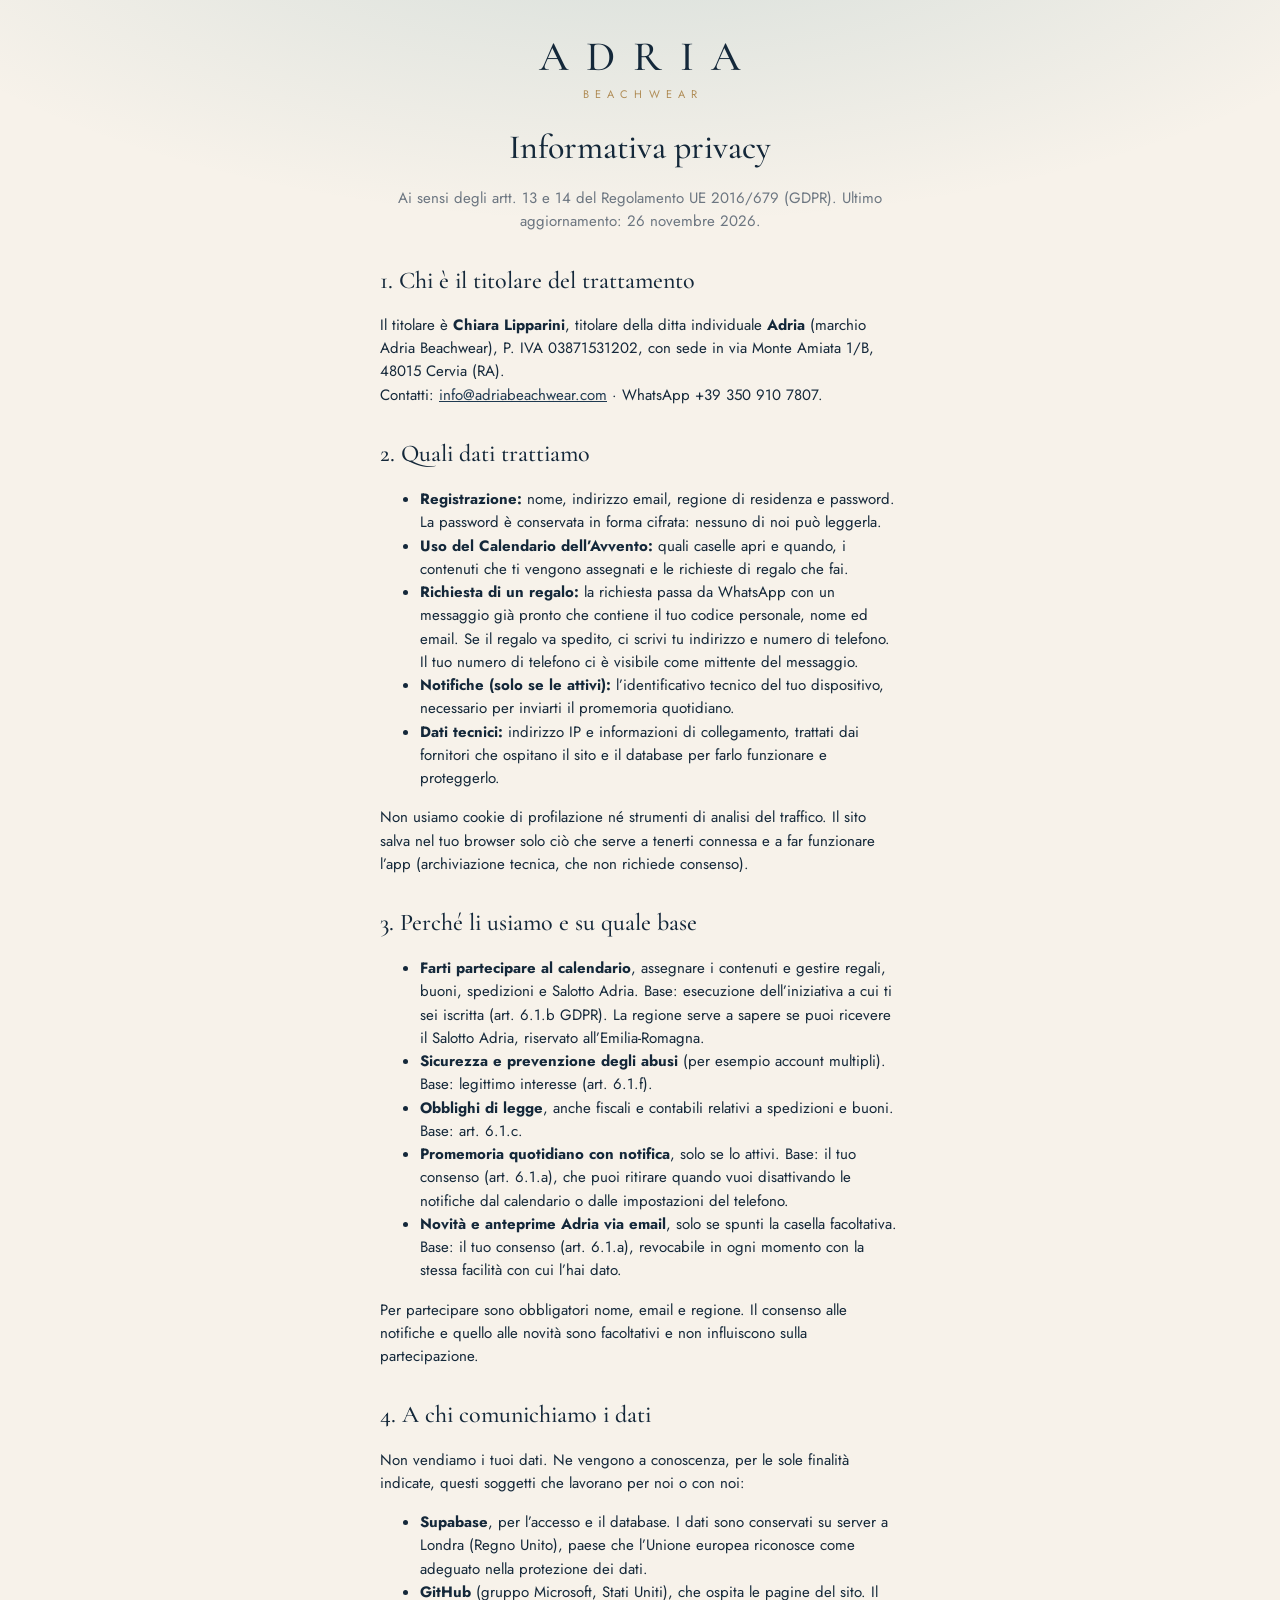
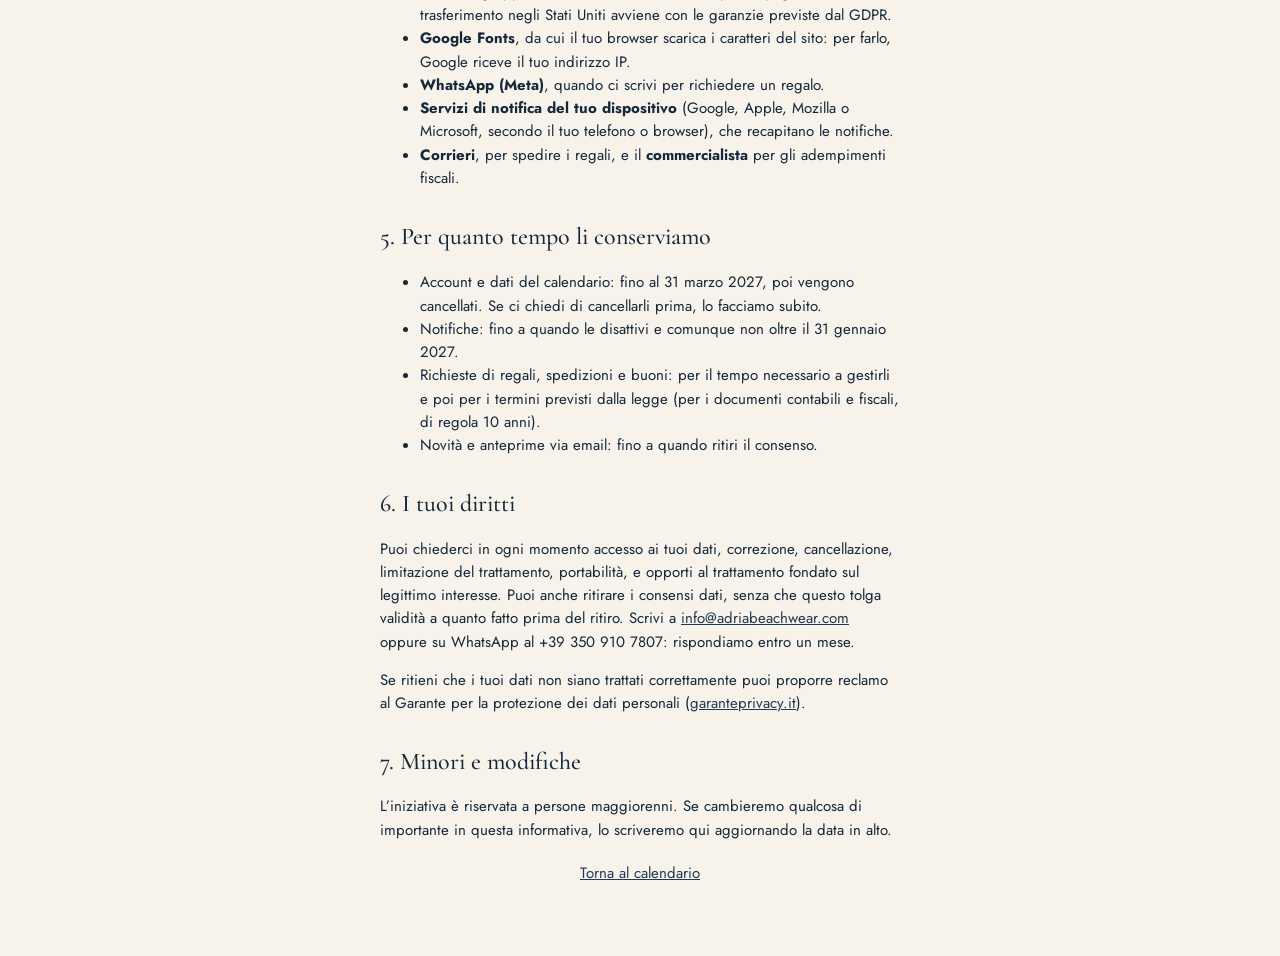
<file: privacy.html>
<!doctype html><html lang="it"><head><meta charset="utf-8"><meta name="viewport" content="width=device-width,initial-scale=1"><meta name="theme-color" content="#581223"><link rel="manifest" href="manifest.webmanifest"><link rel="icon" type="image/png" sizes="32x32" href="favicon-32.png"><link rel="apple-touch-icon" href="apple-touch-icon.png"><link rel="preconnect" href="https://fonts.googleapis.com"><link rel="preconnect" href="https://fonts.gstatic.com" crossorigin><link href="https://fonts.googleapis.com/css2?family=Cormorant+Garamond:ital,wght@0,400;0,500;1,400&family=Jost:wght@300;400;500&display=swap" rel="stylesheet"><link rel="stylesheet" href="style.css"><title>Informativa privacy · Adria Beachwear</title></head><body>
<main class="wrap doc">
<div class="brand"><div class="name">ADRIA</div><div class="sub">Beachwear</div></div>
<h1>Informativa privacy</h1>
<p class="fine">Ai sensi degli artt. 13 e 14 del Regolamento UE 2016/679 (GDPR). Ultimo aggiornamento: 26 novembre 2026.</p>

<h2>1. Chi è il titolare del trattamento</h2>
<p>Il titolare è <b>Chiara Lipparini</b>, titolare della ditta individuale <b>Adria</b> (marchio Adria Beachwear), P. IVA 03871531202, con sede in via Monte Amiata 1/B, 48015 Cervia (RA).<br>Contatti: <a href="mailto:info@adriabeachwear.com">info@adriabeachwear.com</a> · WhatsApp +39 350 910 7807.</p>

<h2>2. Quali dati trattiamo</h2>
<ul>
<li><b>Registrazione:</b> nome, indirizzo email, regione di residenza e password. La password è conservata in forma cifrata: nessuno di noi può leggerla.</li>
<li><b>Uso del Calendario dell’Avvento:</b> quali caselle apri e quando, i contenuti che ti vengono assegnati e le richieste di regalo che fai.</li>
<li><b>Richiesta di un regalo:</b> la richiesta passa da WhatsApp con un messaggio già pronto che contiene il tuo codice personale, nome ed email. Se il regalo va spedito, ci scrivi tu indirizzo e numero di telefono. Il tuo numero di telefono ci è visibile come mittente del messaggio.</li>
<li><b>Notifiche (solo se le attivi):</b> l’identificativo tecnico del tuo dispositivo, necessario per inviarti il promemoria quotidiano.</li>
<li><b>Dati tecnici:</b> indirizzo IP e informazioni di collegamento, trattati dai fornitori che ospitano il sito e il database per farlo funzionare e proteggerlo.</li>
</ul>
<p>Non usiamo cookie di profilazione né strumenti di analisi del traffico. Il sito salva nel tuo browser solo ciò che serve a tenerti connessa e a far funzionare l’app (archiviazione tecnica, che non richiede consenso).</p>

<h2>3. Perché li usiamo e su quale base</h2>
<ul>
<li><b>Farti partecipare al calendario</b>, assegnare i contenuti e gestire regali, buoni, spedizioni e Salotto Adria. Base: esecuzione dell’iniziativa a cui ti sei iscritta (art. 6.1.b GDPR). La regione serve a sapere se puoi ricevere il Salotto Adria, riservato all’Emilia-Romagna.</li>
<li><b>Sicurezza e prevenzione degli abusi</b> (per esempio account multipli). Base: legittimo interesse (art. 6.1.f).</li>
<li><b>Obblighi di legge</b>, anche fiscali e contabili relativi a spedizioni e buoni. Base: art. 6.1.c.</li>
<li><b>Promemoria quotidiano con notifica</b>, solo se lo attivi. Base: il tuo consenso (art. 6.1.a), che puoi ritirare quando vuoi disattivando le notifiche dal calendario o dalle impostazioni del telefono.</li>
<li><b>Novità e anteprime Adria via email</b>, solo se spunti la casella facoltativa. Base: il tuo consenso (art. 6.1.a), revocabile in ogni momento con la stessa facilità con cui l’hai dato.</li>
</ul>
<p>Per partecipare sono obbligatori nome, email e regione. Il consenso alle notifiche e quello alle novità sono facoltativi e non influiscono sulla partecipazione.</p>

<h2>4. A chi comunichiamo i dati</h2>
<p>Non vendiamo i tuoi dati. Ne vengono a conoscenza, per le sole finalità indicate, questi soggetti che lavorano per noi o con noi:</p>
<ul>
<li><b>Supabase</b>, per l’accesso e il database. I dati sono conservati su server a Londra (Regno Unito), paese che l’Unione europea riconosce come adeguato nella protezione dei dati.</li>
<li><b>GitHub</b> (gruppo Microsoft, Stati Uniti), che ospita le pagine del sito. Il trasferimento negli Stati Uniti avviene con le garanzie previste dal GDPR.</li>
<li><b>Google Fonts</b>, da cui il tuo browser scarica i caratteri del sito: per farlo, Google riceve il tuo indirizzo IP.</li>
<li><b>WhatsApp (Meta)</b>, quando ci scrivi per richiedere un regalo.</li>
<li><b>Servizi di notifica del tuo dispositivo</b> (Google, Apple, Mozilla o Microsoft, secondo il tuo telefono o browser), che recapitano le notifiche.</li>
<li><b>Corrieri</b>, per spedire i regali, e il <b>commercialista</b> per gli adempimenti fiscali.</li>
</ul>

<h2>5. Per quanto tempo li conserviamo</h2>
<ul>
<li>Account e dati del calendario: fino al 31 marzo 2027, poi vengono cancellati. Se ci chiedi di cancellarli prima, lo facciamo subito.</li>
<li>Notifiche: fino a quando le disattivi e comunque non oltre il 31 gennaio 2027.</li>
<li>Richieste di regali, spedizioni e buoni: per il tempo necessario a gestirli e poi per i termini previsti dalla legge (per i documenti contabili e fiscali, di regola 10 anni).</li>
<li>Novità e anteprime via email: fino a quando ritiri il consenso.</li>
</ul>

<h2>6. I tuoi diritti</h2>
<p>Puoi chiederci in ogni momento accesso ai tuoi dati, correzione, cancellazione, limitazione del trattamento, portabilità, e opporti al trattamento fondato sul legittimo interesse. Puoi anche ritirare i consensi dati, senza che questo tolga validità a quanto fatto prima del ritiro. Scrivi a <a href="mailto:info@adriabeachwear.com">info@adriabeachwear.com</a> oppure su WhatsApp al +39 350 910 7807: rispondiamo entro un mese.</p>
<p>Se ritieni che i tuoi dati non siano trattati correttamente puoi proporre reclamo al Garante per la protezione dei dati personali (<a href="https://www.garanteprivacy.it" target="_blank" rel="noopener">garanteprivacy.it</a>).</p>

<h2>7. Minori e modifiche</h2>
<p>L’iniziativa è riservata a persone maggiorenni. Se cambieremo qualcosa di importante in questa informativa, lo scriveremo qui aggiornando la data in alto.</p>
<p class="fine"><a href="index.html">Torna al calendario</a></p>
</main></body></html>
</file>
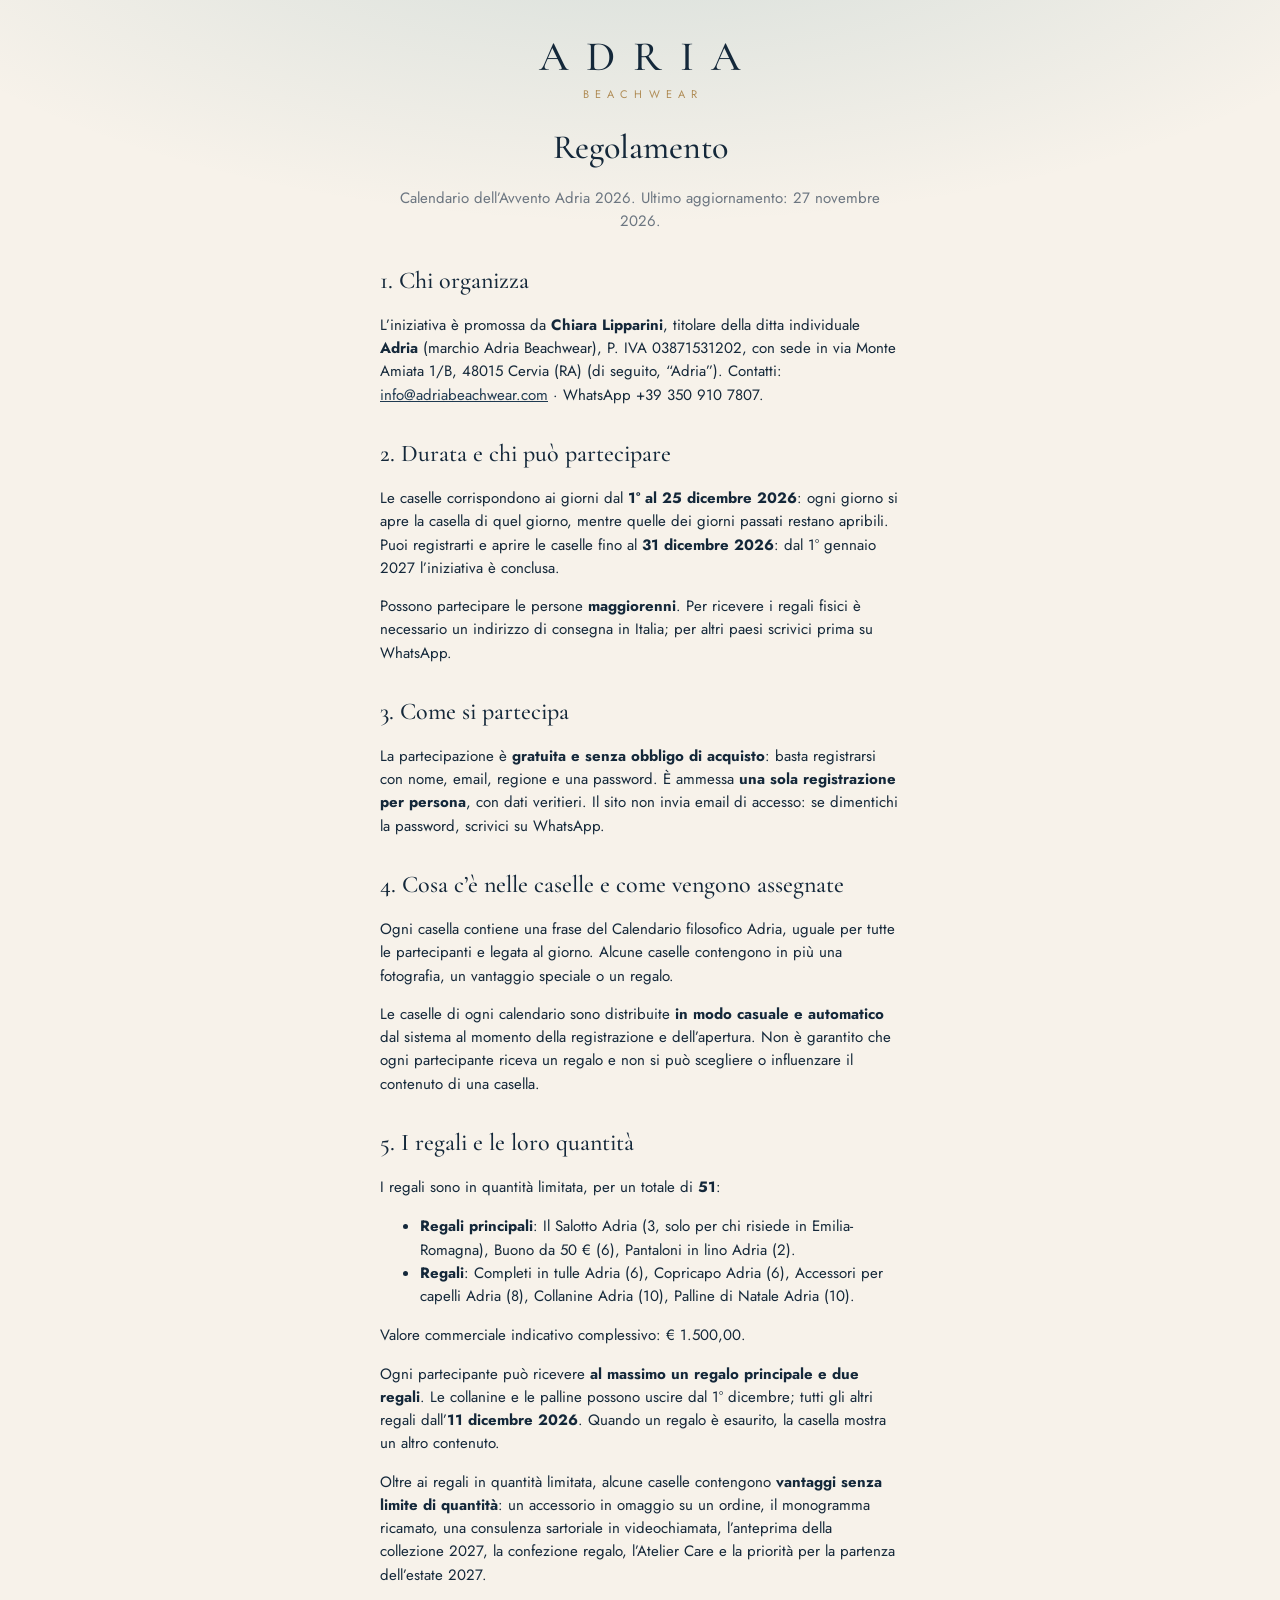
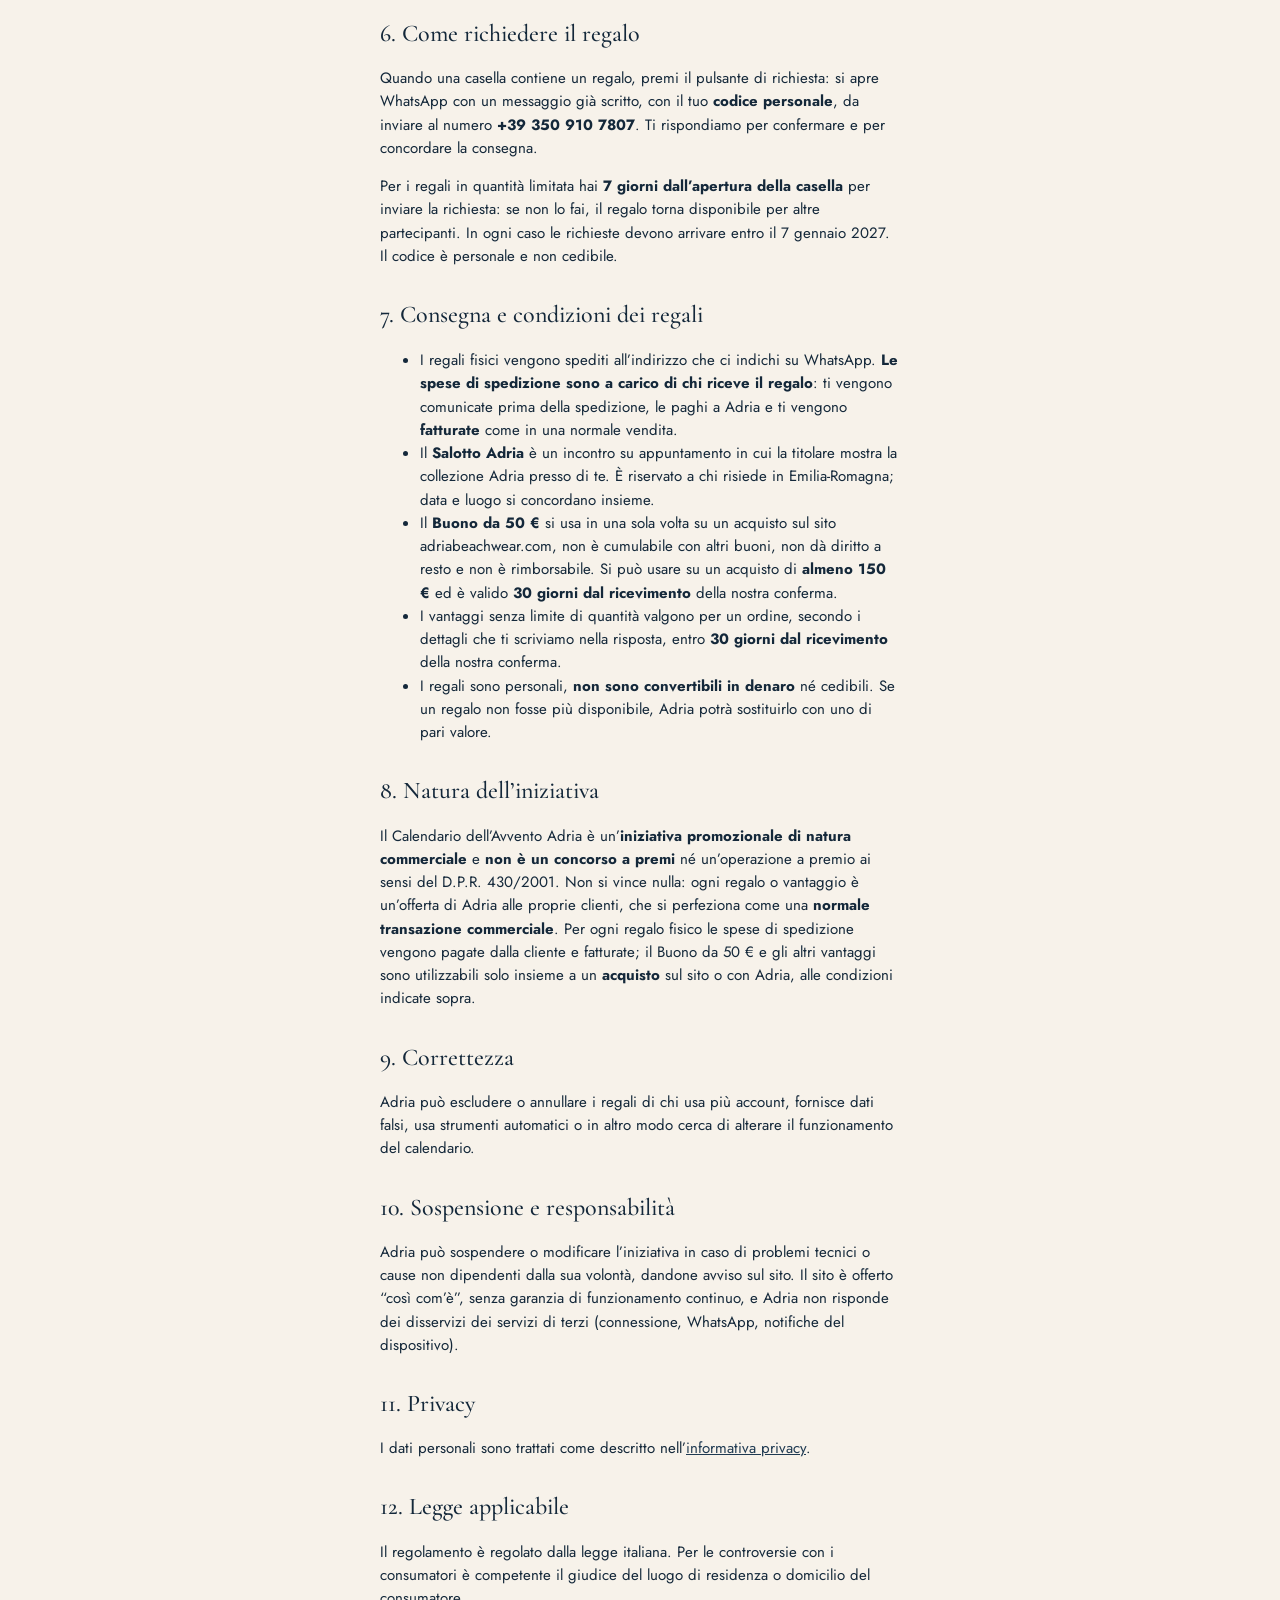
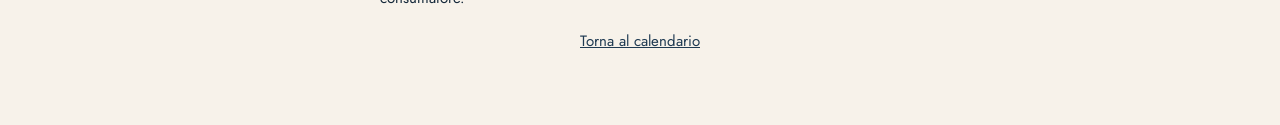
<file: regolamento.html>
<!doctype html><html lang="it"><head><meta charset="utf-8"><meta name="viewport" content="width=device-width,initial-scale=1"><meta name="theme-color" content="#581223"><link rel="manifest" href="manifest.webmanifest"><link rel="icon" type="image/png" sizes="32x32" href="favicon-32.png"><link rel="apple-touch-icon" href="apple-touch-icon.png"><link rel="preconnect" href="https://fonts.googleapis.com"><link rel="preconnect" href="https://fonts.gstatic.com" crossorigin><link href="https://fonts.googleapis.com/css2?family=Cormorant+Garamond:ital,wght@0,400;0,500;1,400&family=Jost:wght@300;400;500&display=swap" rel="stylesheet"><link rel="stylesheet" href="style.css"><title>Regolamento · Adria Beachwear</title></head><body>
<main class="wrap doc">
<div class="brand"><div class="name">ADRIA</div><div class="sub">Beachwear</div></div>
<h1>Regolamento</h1>
<p class="fine">Calendario dell’Avvento Adria 2026. Ultimo aggiornamento: 27 novembre 2026.</p>

<h2>1. Chi organizza</h2>
<p>L’iniziativa è promossa da <b>Chiara Lipparini</b>, titolare della ditta individuale <b>Adria</b> (marchio Adria Beachwear), P. IVA 03871531202, con sede in via Monte Amiata 1/B, 48015 Cervia (RA) (di seguito, “Adria”). Contatti: <a href="mailto:info@adriabeachwear.com">info@adriabeachwear.com</a> · WhatsApp +39 350 910 7807.</p>

<h2>2. Durata e chi può partecipare</h2>
<p>Le caselle corrispondono ai giorni dal <b>1° al 25 dicembre 2026</b>: ogni giorno si apre la casella di quel giorno, mentre quelle dei giorni passati restano apribili. Puoi registrarti e aprire le caselle fino al <b>31 dicembre 2026</b>: dal 1° gennaio 2027 l’iniziativa è conclusa.</p>
<p>Possono partecipare le persone <b>maggiorenni</b>. Per ricevere i regali fisici è necessario un indirizzo di consegna in Italia; per altri paesi scrivici prima su WhatsApp.</p>

<h2>3. Come si partecipa</h2>
<p>La partecipazione è <b>gratuita e senza obbligo di acquisto</b>: basta registrarsi con nome, email, regione e una password. È ammessa <b>una sola registrazione per persona</b>, con dati veritieri. Il sito non invia email di accesso: se dimentichi la password, scrivici su WhatsApp.</p>

<h2>4. Cosa c’è nelle caselle e come vengono assegnate</h2>
<p>Ogni casella contiene una frase del Calendario filosofico Adria, uguale per tutte le partecipanti e legata al giorno. Alcune caselle contengono in più una fotografia, un vantaggio speciale o un regalo.</p>
<p>Le caselle di ogni calendario sono distribuite <b>in modo casuale e automatico</b> dal sistema al momento della registrazione e dell’apertura. Non è garantito che ogni partecipante riceva un regalo e non si può scegliere o influenzare il contenuto di una casella.</p>

<h2>5. I regali e le loro quantità</h2>
<p>I regali sono in quantità limitata, per un totale di <b>51</b>:</p>
<ul>
<li><b>Regali principali</b>: Il Salotto Adria (3, solo per chi risiede in Emilia-Romagna), Buono da 50 € (6), Pantaloni in lino Adria (2).</li>
<li><b>Regali</b>: Completi in tulle Adria (6), Copricapo Adria (6), Accessori per capelli Adria (8), Collanine Adria (10), Palline di Natale Adria (10).</li>
</ul>
<p>Valore commerciale indicativo complessivo: € 1.500,00.</p>
<p>Ogni partecipante può ricevere <b>al massimo un regalo principale e due regali</b>. Le collanine e le palline possono uscire dal 1° dicembre; tutti gli altri regali dall’<b>11 dicembre 2026</b>. Quando un regalo è esaurito, la casella mostra un altro contenuto.</p>
<p>Oltre ai regali in quantità limitata, alcune caselle contengono <b>vantaggi senza limite di quantità</b>: un accessorio in omaggio su un ordine, il monogramma ricamato, una consulenza sartoriale in videochiamata, l’anteprima della collezione 2027, la confezione regalo, l’Atelier Care e la priorità per la partenza dell’estate 2027.</p>

<h2>6. Come richiedere il regalo</h2>
<p>Quando una casella contiene un regalo, premi il pulsante di richiesta: si apre WhatsApp con un messaggio già scritto, con il tuo <b>codice personale</b>, da inviare al numero <b>+39 350 910 7807</b>. Ti rispondiamo per confermare e per concordare la consegna.</p>
<p>Per i regali in quantità limitata hai <b>7 giorni dall’apertura della casella</b> per inviare la richiesta: se non lo fai, il regalo torna disponibile per altre partecipanti. In ogni caso le richieste devono arrivare entro il 7 gennaio 2027. Il codice è personale e non cedibile.</p>

<h2>7. Consegna e condizioni dei regali</h2>
<ul>
<li>I regali fisici vengono spediti all’indirizzo che ci indichi su WhatsApp. <b>Le spese di spedizione sono a carico di chi riceve il regalo</b>: ti vengono comunicate prima della spedizione, le paghi a Adria e ti vengono <b>fatturate</b> come in una normale vendita.</li>
<li>Il <b>Salotto Adria</b> è un incontro su appuntamento in cui la titolare mostra la collezione Adria presso di te. È riservato a chi risiede in Emilia-Romagna; data e luogo si concordano insieme.</li>
<li>Il <b>Buono da 50 €</b> si usa in una sola volta su un acquisto sul sito adriabeachwear.com, non è cumulabile con altri buoni, non dà diritto a resto e non è rimborsabile. Si può usare su un acquisto di <b>almeno 150 €</b> ed è valido <b>30 giorni dal ricevimento</b> della nostra conferma.</li>
<li>I vantaggi senza limite di quantità valgono per un ordine, secondo i dettagli che ti scriviamo nella risposta, entro <b>30 giorni dal ricevimento</b> della nostra conferma.</li>
<li>I regali sono personali, <b>non sono convertibili in denaro</b> né cedibili. Se un regalo non fosse più disponibile, Adria potrà sostituirlo con uno di pari valore.</li>
</ul>

<h2>8. Natura dell’iniziativa</h2>
<p>Il Calendario dell’Avvento Adria è un’<b>iniziativa promozionale di natura commerciale</b> e <b>non è un concorso a premi</b> né un’operazione a premio ai sensi del D.P.R. 430/2001. Non si vince nulla: ogni regalo o vantaggio è un’offerta di Adria alle proprie clienti, che si perfeziona come una <b>normale transazione commerciale</b>. Per ogni regalo fisico le spese di spedizione vengono pagate dalla cliente e fatturate; il Buono da 50 € e gli altri vantaggi sono utilizzabili solo insieme a un <b>acquisto</b> sul sito o con Adria, alle condizioni indicate sopra.</p>
<h2>9. Correttezza</h2>
<p>Adria può escludere o annullare i regali di chi usa più account, fornisce dati falsi, usa strumenti automatici o in altro modo cerca di alterare il funzionamento del calendario.</p>

<h2>10. Sospensione e responsabilità</h2>
<p>Adria può sospendere o modificare l’iniziativa in caso di problemi tecnici o cause non dipendenti dalla sua volontà, dandone avviso sul sito. Il sito è offerto “così com’è”, senza garanzia di funzionamento continuo, e Adria non risponde dei disservizi dei servizi di terzi (connessione, WhatsApp, notifiche del dispositivo).</p>

<h2>11. Privacy</h2>
<p>I dati personali sono trattati come descritto nell’<a href="privacy.html">informativa privacy</a>.</p>

<h2>12. Legge applicabile</h2>
<p>Il regolamento è regolato dalla legge italiana. Per le controversie con i consumatori è competente il giudice del luogo di residenza o domicilio del consumatore.</p>
<p class="fine"><a href="index.html">Torna al calendario</a></p>
</main></body></html>
</file>
<file: style.css>
:root{
  --ivory:#f7f2ea; --sand:#ece3d4; --sand-2:#e2d6c3;
  --bordeaux:#581223; --ink:#14283a; --ink-2:#1f3a52; --sea:#3f8391; --gold:#b08d57; --gold-2:#cfae78;
  --muted:#6c7681; --line:rgba(20,40,58,.14); --danger:#a4443a; --ok:#2f7a5a;
  --serif:'Cormorant Garamond','Cormorant',Georgia,'Times New Roman',serif;
  --sans:'Jost',system-ui,-apple-system,'Segoe UI',Roboto,sans-serif;
}
*{box-sizing:border-box}
html{-webkit-text-size-adjust:100%}
body{margin:0;background:var(--ivory);color:var(--ink);font-family:var(--sans);font-weight:400;line-height:1.55;min-height:100vh;
  background-image:radial-gradient(1200px 520px at 50% -140px,rgba(63,131,145,.20),transparent 70%)}
a{color:var(--ink-2)}
.wrap{max-width:560px;margin:0 auto;padding:28px 20px 56px}
.wrap.wide{max-width:760px}
.brand{text-align:center;margin:8px 0 26px}
.brand .name{font-family:var(--serif);font-weight:500;font-size:42px;letter-spacing:.42em;margin-right:-.42em;line-height:1}
.brand .sub{font-size:11px;letter-spacing:.55em;margin-right:-.55em;margin-top:8px;color:var(--gold);text-transform:uppercase}
h1{font-family:var(--serif);font-weight:500;font-size:34px;line-height:1.12;text-align:center;margin:0 0 10px}
h1 em{font-style:italic;color:var(--sea)}
.lead{text-align:center;color:var(--muted);margin:0 auto 26px;max-width:440px}
.card{background:#fffdf9;border:1px solid var(--line);border-radius:4px;padding:24px 22px;box-shadow:0 18px 40px -26px rgba(20,40,58,.35)}
.tabs{display:flex;border-bottom:1px solid var(--line);margin:-4px 0 20px}
.tabs button{flex:1;background:none;border:0;padding:12px 0;font:inherit;font-size:13px;letter-spacing:.18em;text-transform:uppercase;color:var(--muted);cursor:pointer;border-bottom:2px solid transparent;margin-bottom:-1px}
.tabs button[aria-selected="true"]{color:var(--ink);border-bottom-color:var(--gold)}
label{display:block;font-size:12px;letter-spacing:.14em;text-transform:uppercase;color:var(--muted);margin:14px 0 6px}
input[type=text],input[type=email],select{width:100%;padding:13px 14px;font:inherit;font-size:16px;color:var(--ink);background:var(--ivory);border:1px solid var(--line);border-radius:3px;outline:none}
input:focus,select:focus{border-color:var(--gold);box-shadow:0 0 0 3px rgba(176,141,87,.18)}
.check{display:flex;gap:10px;align-items:flex-start;margin:14px 0 0;font-size:14px;line-height:1.45;letter-spacing:0;text-transform:none;color:var(--ink)}
.check input{margin-top:3px;accent-color:var(--ink);width:18px;height:18px;flex:none}
.btn{display:inline-block;width:100%;margin-top:22px;padding:15px 18px;background:var(--ink);color:#fff;border:1px solid var(--ink);border-radius:3px;font:inherit;font-size:13px;letter-spacing:.2em;text-transform:uppercase;cursor:pointer;text-align:center;text-decoration:none;transition:background .2s,transform .1s}
.btn:hover{background:var(--ink-2)} .btn:active{transform:translateY(1px)}
.btn[disabled]{opacity:.55;cursor:default}
.btn.ghost{background:transparent;color:var(--ink);border-color:var(--ink)}
.btn.ghost:hover{background:rgba(20,40,58,.06)}
.btn.gold{background:var(--gold);border-color:var(--gold);color:#fff}
.btn.gold:hover{background:#9c7b49}
.btn.small{width:auto;margin-top:0;padding:9px 14px;font-size:11px}
.msg{margin-top:16px;padding:12px 14px;border-radius:3px;font-size:14px}
.msg.err{background:#f9e9e6;color:var(--danger)} .msg.ok{background:#e8f3ee;color:var(--ok)} .msg.info{background:var(--sand);color:var(--ink)}
.fine{font-size:12px;color:var(--muted);text-align:center;margin-top:20px}
.hidden{display:none!important}

/* ---------- calendario ---------- */
.topbar{display:flex;justify-content:space-between;align-items:center;font-size:13px;color:var(--muted);margin-bottom:6px}
.linkbtn{background:none;border:0;padding:0;font:inherit;color:var(--ink-2);text-decoration:underline;cursor:pointer}
.status{text-align:center;margin:0 0 22px;font-family:var(--serif);font-size:21px;font-style:italic;color:var(--ink-2)}
.grid{display:grid;grid-template-columns:repeat(5,1fr);gap:8px}
@media(min-width:560px){.grid{gap:12px}}
.tile{position:relative;aspect-ratio:4/5;border-radius:3px;border:1px solid var(--line);background:var(--sand);color:var(--muted);
  display:flex;flex-direction:column;align-items:center;justify-content:center;gap:4px;padding:0;font:inherit;cursor:default}
.tile .n{font-family:var(--serif);font-size:30px;font-weight:500;line-height:1}
.tile .tag{font-size:8.5px;letter-spacing:.14em;text-transform:uppercase}
.tile svg{width:13px;height:13px;opacity:.55}
@media(min-width:560px){.tile .n{font-size:38px}.tile .tag{font-size:10px}.tile svg{width:16px;height:16px}}
.tile.ready{background:var(--bordeaux);color:var(--gold-2);border-color:var(--bordeaux);cursor:pointer;transition:transform .15s,box-shadow .2s}
.tile.ready:hover{transform:translateY(-2px);box-shadow:0 12px 22px -12px rgba(88,18,35,.75)}
.tile.today{border-color:var(--gold);box-shadow:0 0 0 2px var(--gold),0 14px 26px -14px rgba(176,141,87,.9);animation:glow 2.4s ease-in-out infinite}
@keyframes glow{50%{box-shadow:0 0 0 2px var(--gold-2),0 0 22px 2px rgba(207,174,120,.65)}}
.tile.opened{background:#fffdf9;color:var(--ink);border-color:var(--gold);cursor:pointer}
.tile.opened .tag{color:var(--gold)}
.tile.locked .n{opacity:.55}
@media(prefers-reduced-motion:reduce){.tile.today{animation:none}}
.legend{display:flex;justify-content:center;gap:18px;flex-wrap:wrap;margin-top:22px;font-size:12px;color:var(--muted)}
.legend i{display:inline-block;width:10px;height:10px;border-radius:2px;margin-right:6px;vertical-align:-1px;border:1px solid var(--line)}

/* ---------- finestra casella ---------- */
.overlay{position:fixed;inset:0;background:rgba(20,40,58,.62);display:flex;align-items:flex-end;justify-content:center;z-index:50;padding:0;overflow-y:auto;animation:fade .25s}
@media(min-width:600px){.overlay{align-items:center;padding:24px}}
@keyframes fade{from{opacity:0}}
.overlay.still,.overlay.still .sheet{animation:none}
.sheet{background:var(--ivory);width:100%;max-width:520px;border-radius:10px 10px 0 0;padding:30px 24px 28px;position:relative;animation:rise .35s cubic-bezier(.2,.8,.2,1);max-height:94vh;overflow-y:auto}
@media(min-width:600px){.sheet{border-radius:6px}}
@keyframes rise{from{transform:translateY(24px);opacity:0}}
.close{position:absolute;top:10px;right:12px;background:none;border:0;font-size:28px;line-height:1;color:var(--muted);cursor:pointer;padding:6px 10px}
.sheet .date{text-align:center;font-size:12px;letter-spacing:.38em;text-transform:uppercase;color:var(--gold);margin:0 0 16px;padding-left:.38em}
.sheet blockquote{margin:0 0 20px;text-align:center;font-family:var(--serif);font-style:italic;font-size:27px;line-height:1.28;color:var(--ink)}
.sheet .orn{width:44px;height:1px;background:var(--gold);margin:18px auto}
.prize{background:#fffdf9;border:1px solid var(--line);border-radius:4px;padding:20px 18px;text-align:center;margin-top:8px}
.prize .kicker{font-size:11px;letter-spacing:.3em;text-transform:uppercase;color:var(--sea);margin:0 0 8px}
.prize h3{font-family:var(--serif);font-weight:500;font-size:26px;margin:0 0 6px;line-height:1.15}
.prize p{margin:0;color:var(--ink-2);font-size:15px}
.prize img{width:100%;max-height:420px;object-fit:cover;border-radius:3px;margin-bottom:14px;display:block}
.code{margin:16px 0 0;padding:12px;border:1px dashed var(--gold);border-radius:3px;background:var(--ivory)}
.code small{display:block;font-size:11px;letter-spacing:.2em;text-transform:uppercase;color:var(--muted)}
.code strong{display:block;font-size:22px;letter-spacing:.14em;margin-top:2px}
.row{display:flex;gap:8px;margin-top:12px;flex-wrap:wrap} .row .btn{flex:1;min-width:140px;margin-top:0}
.note{font-size:13px;color:var(--muted);margin-top:12px}
.only-frase{text-align:center;color:var(--muted);font-size:14px;margin:6px 0 0}

/* ---------- admin ---------- */
.stats{display:grid;grid-template-columns:repeat(3,1fr);gap:8px;margin-bottom:18px}
.stat{background:#fffdf9;border:1px solid var(--line);border-radius:3px;padding:12px 8px;text-align:center}
.stat b{display:block;font-family:var(--serif);font-size:30px;font-weight:500;line-height:1}
.stat span{font-size:10px;letter-spacing:.14em;text-transform:uppercase;color:var(--muted)}
.bar{display:flex;gap:8px;margin:14px 0;flex-wrap:wrap}
.bar input,.bar select{flex:1;min-width:150px;padding:10px 12px;font-size:15px}
.claim{background:#fffdf9;border:1px solid var(--line);border-radius:4px;padding:14px;margin-bottom:10px}
.claim .top{display:flex;justify-content:space-between;gap:10px;flex-wrap:wrap;align-items:baseline}
.claim .c{font-weight:500;letter-spacing:.1em}
.claim .who{font-size:14px;color:var(--ink-2)}
.pill{display:inline-block;font-size:11px;letter-spacing:.1em;text-transform:uppercase;padding:3px 8px;border-radius:20px;background:var(--sand)}
.pill.req{background:#fbefd9;color:#8a6420}.pill.done{background:#e1f1e9;color:var(--ok)}
.stocklist{font-size:14px;columns:2;column-gap:20px;margin:0 0 6px;padding:0;list-style:none}
.stocklist li{break-inside:avoid;padding:2px 0}
.todo{background:#fff1b8;padding:0 3px}
.doc h2{font-family:var(--serif);font-weight:500;font-size:24px;margin:28px 0 6px}
.doc p,.doc li{font-size:15px}

/* promemoria / app / notifiche */
.remind{margin-top:26px;text-align:center}
.remind h3{font-family:var(--serif);font-weight:500;font-size:24px;margin:0 0 2px}
.remind .rm-sub{margin:0 0 14px;font-size:13px;color:var(--muted)}
.remind .btn{display:block;margin:10px auto 0;width:auto;max-width:100%}
.remind .rm-ok{margin:0 0 6px;color:var(--ink-2);font-size:14px}
.remind .rm-note,.remind .rm-msg{margin:12px 0 0;font-size:13px;line-height:1.5;color:var(--muted)}
.remind .rm-msg{color:var(--ink-2)}
.remind .btn:not(.ghost){background:var(--bordeaux);border-color:var(--bordeaux)}
.remind .btn:not(.ghost):hover{background:#6d1a2e}
.remind .btn.ghost{border-color:var(--bordeaux);color:var(--bordeaux)}
</file>
